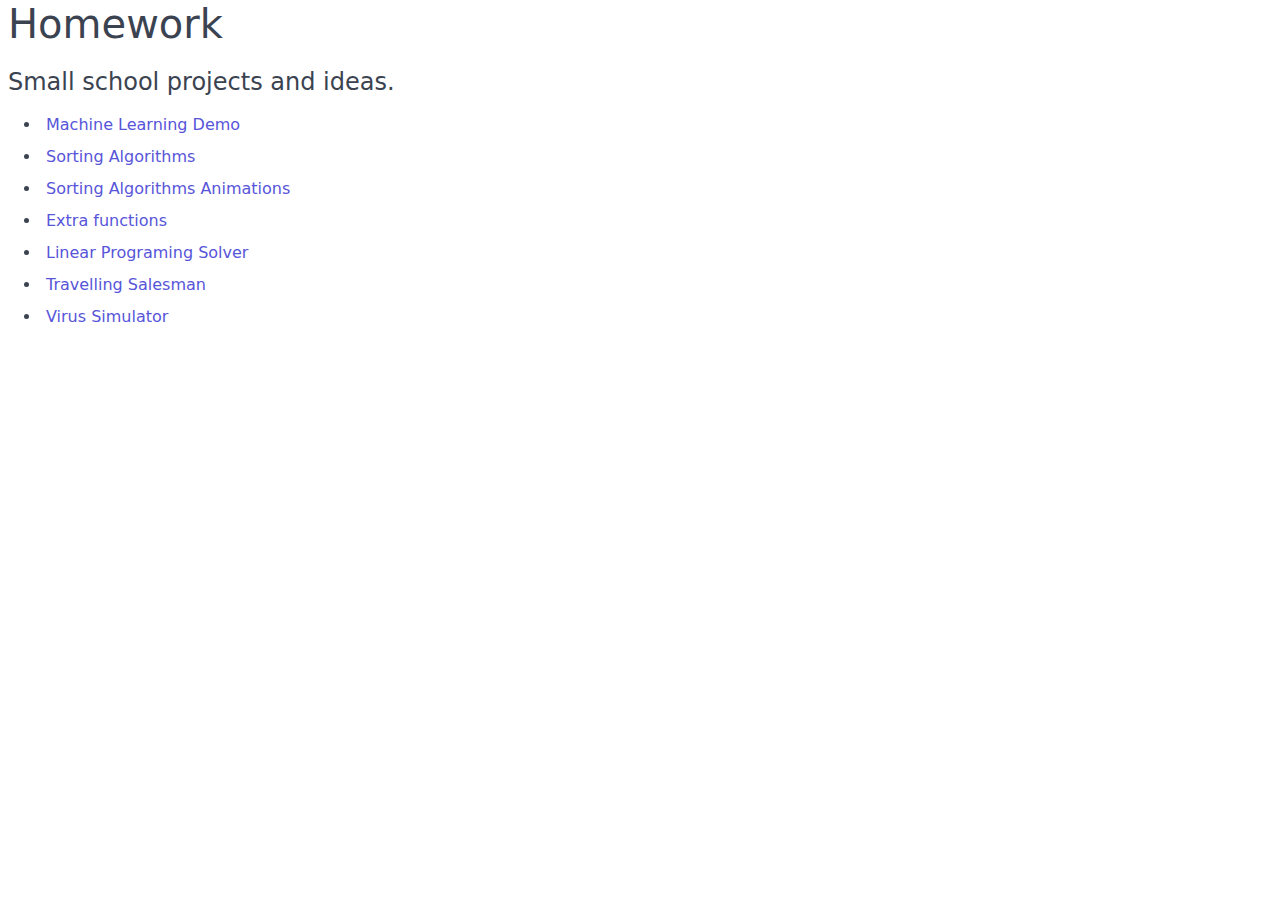
<file: index.html>
<!DOCTYPE html>
<html>
<title>Homework</title>
<link rel="shortcut icon" href="favicon.ico" type="image/x-icon">
<link rel="icon" href="favicon.ico" type="image/x-icon">
<link rel="stylesheet" href="lib/spectre/spectre.min.css">
<head>    
</head>
<body>
    <div class="container">
        <h1>Homework</h1>
        <h4>Small school projects and ideas.</h4>
        
        <ul>
            <li><a href="machine-learning-cars/index.html">Machine Learning Demo</a></li>
            <li><a href="sorting-algorithms/index.html">Sorting Algorithms</a></li>
            <li><a href="sorting-algorithm-animations/index.html">Sorting Algorithms Animations</a></li>
            <li><a href="extra-functions/index.html">Extra functions</a></li>
            <li><a href="linear-programming/index.html">Linear Programing Solver</a></li>
            <li><a href="travelling-salesman/index.html">Travelling Salesman</a></li>
            <li><a href="virus-simulator/index.html">Virus Simulator</a></li>
        </ul>
    </div>
    
</body>
</html>
</file>
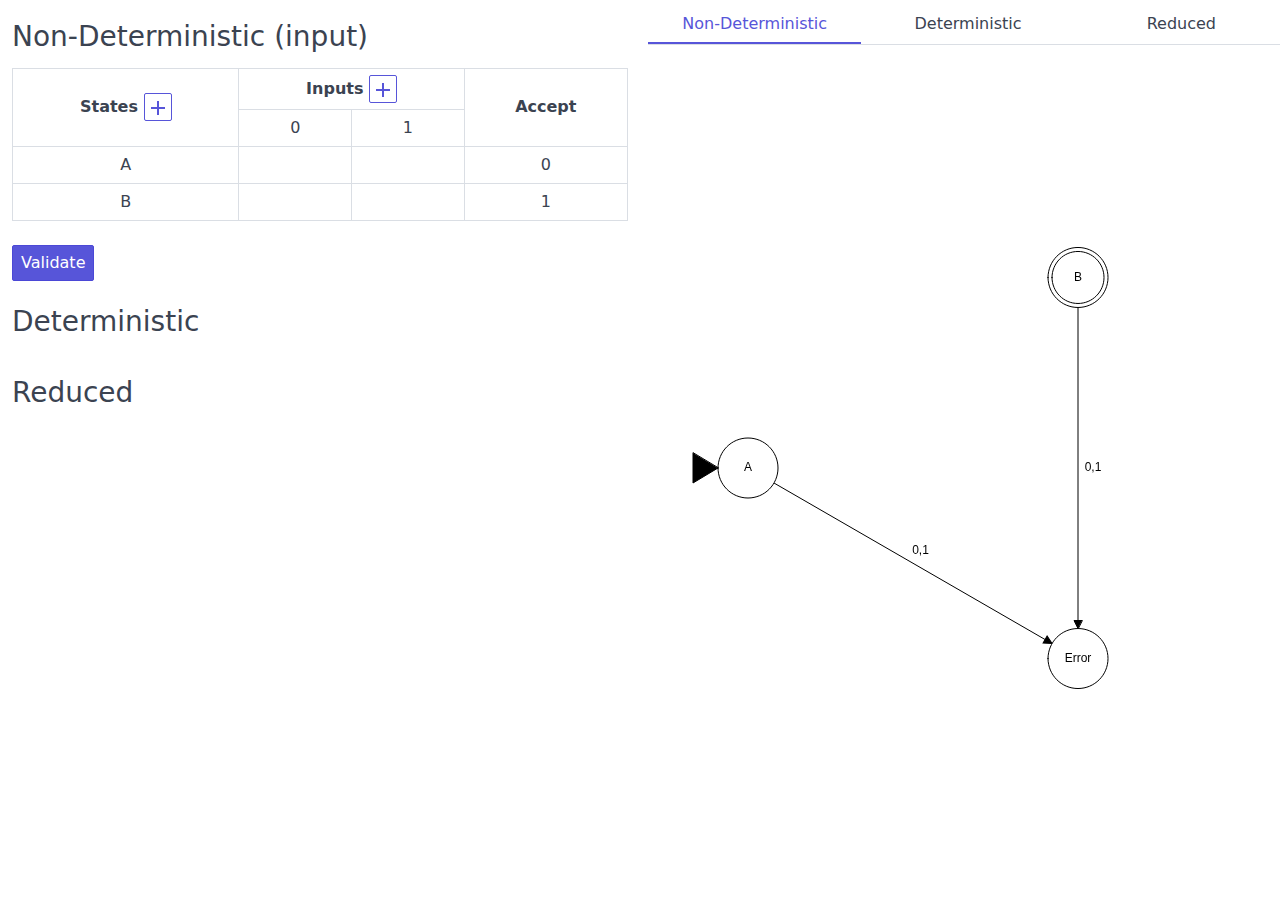
<file: automaton/index.html>
<!DOCTYPE html>
<html lang="en">
<head>
    <meta charset="UTF-8">
    <meta name="viewport" content="width=device-width, initial-scale=1.0">
    <title>Automaton</title>

    <link rel="stylesheet" href="../lib/spectre/spectre.min.css">
    <link rel="stylesheet" href="../lib/spectre/icons.min.css">
    <link rel="stylesheet" href="./style.css">

    <script defer src="../lib/p5js/p5.js"></script>

    <script defer src="./graph/SelfConnection.js"></script>
    <script defer src="./graph/Node.js"></script>
    <script defer src="./graph/Graph.js"></script>
    <script defer src="./graph/sketch.js"></script>

    <script defer src="./script.js"></script>

</head>
<body>
    <div class="columns">
        <div class="column scroller">
            <h3>Non-Deterministic (input)</h3>
            <table class="table table-celled" id="input-table">
                <thead>
                    <tr>
                        <th rowspan="2">
                            States
                            <button type="button" onclick="addState()" class="btn btn-action btn-sm">
                                <i class="icon icon-plus"></i>
                            </button>
                        </th>
                        <th colspan="2">
                            Inputs
                            <button type="button" onclick="addInput()" class="btn btn-action btn-sm">
                                <i class="icon icon-plus"></i>
                            </button>
                        </th>
                        <th rowspan="2">Accept</th>
                    </tr>
                    <tr>
                        <td contenteditable="true">0</td>
                        <td contenteditable="true">1</td>
                    </tr>
                </thead>
                <tbody>
                    <tr>
                        <td contenteditable="true">A</td>
                        <td contenteditable="true"></td>
                        <td contenteditable="true"></td>
                        <td contenteditable="true">0</td>
                    </tr>
                    <tr>
                        <td contenteditable="true">B</td>
                        <td contenteditable="true"></td>
                        <td contenteditable="true"></td>
                        <td contenteditable="true">1</td>
                    </tr>
                </tbody>
            </table>
            <div id="alert-message" class="toast toast-error d-none"></div>
            <div id="info-message" class="toast toast-info d-none"></div>
            <br>
            <button type="button" class="btn btn-primary" onclick="validateInput()">Validate</button>
            <br>
            <br>
            <h3>Deterministic</h3>
            <div id="outTable"></div>
            <br>
            <h3>Reduced</h3>
            <div id="reduceTable"></div>
        </div>
        <div class="column p-0">
            <ul class="tab tab-block">
                <li class="tab-item c-hand">
                    <a id="graph-tab-0" onclick="changeGraph(0)">Non-Deterministic</a>
                </li>
                <li class="tab-item c-hand">
                    <a id="graph-tab-1" onclick="changeGraph(1)">Deterministic</a>
                </li>
                <li class="tab-item c-hand">
                    <a id="graph-tab-2" onclick="changeGraph(2)">Reduced</a>
                </li>
            </ul>
            <div id="p5canvas"></div>
        </div>
    </div>

</body>
</html>
</file>
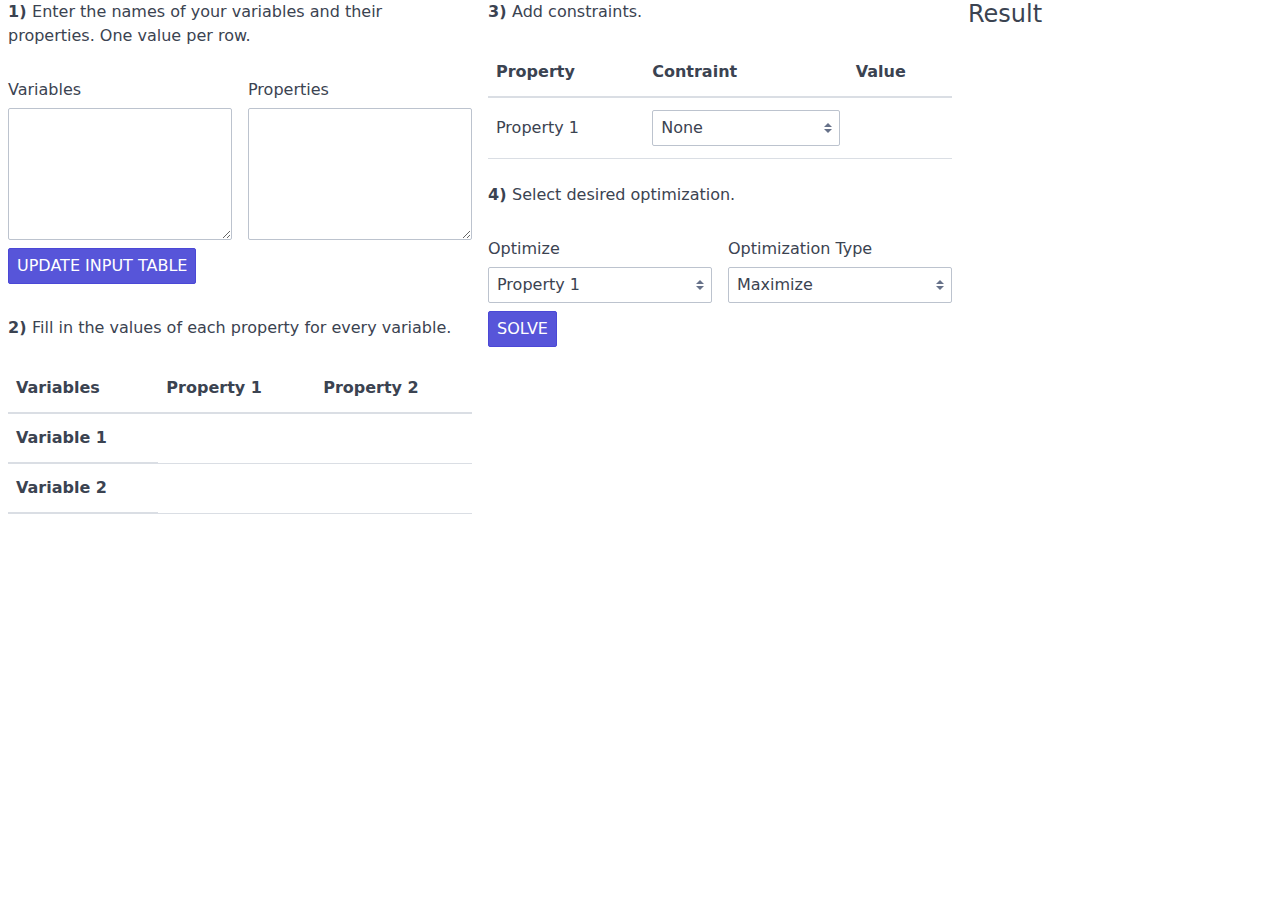
<file: linear-programming/index.html>
<!DOCTYPE html>
<html lang="en">
<head>
    <meta charset="UTF-8">
    <meta name="viewport" content="width=device-width, initial-scale=1.0">
    <meta http-equiv="X-UA-Compatible" content="ie=edge">
    <title>Linear Programming</title>
    
    <link rel="stylesheet" href="../lib/spectre/spectre.min.css">
    
    <script async defer src="../lib/jsLPSolver/solver.js"></script>
    <script defer src="script.js"></script>    
</head>
<body>
    
    <div class="container">
        <div class="columns">
            <div class="column col-9">
                
                <form action="javascript:Solve()">
                    
                    <div class="columns">
                        
                        <div class="column">
                            <p><b>1) </b>Enter the names of your variables and their properties. One value per row.</p>
                            
                            <div class="columns form-group">
                                <div class="column">
                                    
                                    <div class="form-group">
                                        <label for="inVariables" class="form-label">Variables</label>
                                        <textarea id="inVariables" rows="5" class="form-input"></textarea>
                                    </div>
                                    
                                </div>
                                <div class="column">
                                    
                                    <div class="form-group">
                                        <label for="inProperties" class="form-label">Properties</label>
                                        <textarea id="inProperties" rows="5" class="form-input"></textarea>
                                    </div>
                                    
                                </div>
                            </div>
                            
                            <div class="form-group">
                                <button type="button" id="btnInputTable" class="btn btn-primary" onclick="UpdateInputTable()">UPDATE INPUT TABLE</button>                        
                            </div>
                            
                            <br>
                            <p><b>2) </b>Fill in the values of each property for every variable.</p>
                            
                            <div class="form-group">
                                <table id="tblInput" class="table">
                                    <thead>
                                        <tr>
                                            <th>Variables</th>
                                            <th>Property 1</th>
                                            <th>Property 2</th>
                                        </tr>
                                    </thead>
                                    <tbody>
                                        <tr>
                                            <th>Variable 1</th>
                                            <td></td>
                                            <td></td>
                                        </tr>
                                        <tr>
                                            <th>Variable 2</th>
                                            <td></td>
                                            <td></td>
                                        </tr>
                                    </tbody>
                                </table>
                            </div>
                        </div>
                        
                        <div class="column">
                            <p><b>3) </b>Add constraints.</p>
                            
                            <table id="tblConstraints" class="table">
                                <thead>
                                    <tr>
                                        <th>Property</th>
                                        <th>Contraint</th>
                                        <th>Value</th>
                                    </tr>
                                </thead>
                                <tbody>
                                    <tr>
                                        <td>Property 1</td>
                                        <td>
                                            <select class="form-select">
                                                <option value="none">None</option>
                                                <option value="min">Minimum</option>
                                                <option value="max">Maximum</option>
                                                <option value="equal">Equal</option>
                                            </select>
                                        </td>
                                        <td></td>
                                    </tr>
                                </tbody>
                            </table>
                            
                            <br>
                            <p><b>4) </b>Select desired optimization.</p>
                            
                            <div class="columns form-group">
                                <div class="column">
                                    
                                    <div class="form-group">
                                        <label for="inOptimize" class="form-label">Optimize</label>
                                        <select id="inOptimize" class="form-select">
                                            <option >Property 1</option>
                                            <option >Property 2</option>
                                        </select>
                                    </div>
                                    
                                </div>
                                <div class="column">
                                    
                                    <div class="form-group">
                                        <label for="inOpType" class="form-label">Optimization Type</label>
                                        <select id="inOpType" class="form-select">
                                            <option value="max">Maximize</option>
                                            <option value="min">Minimize</option>
                                        </select>
                                    </div>
                                    
                                </div>
                            </div>
                            <div class="form-group">
                                <button type="submit" class="btn btn-primary">SOLVE</button>
                            </div>
                        </div>
                        
                    </div>
                </form>
                
                
            </div>
            <div class="column col-3">
                
                <h4>Result</h4>
                <pre id="output"></pre>

            </div>
        </div>
    </div>
    
</body>
</html>
</file>
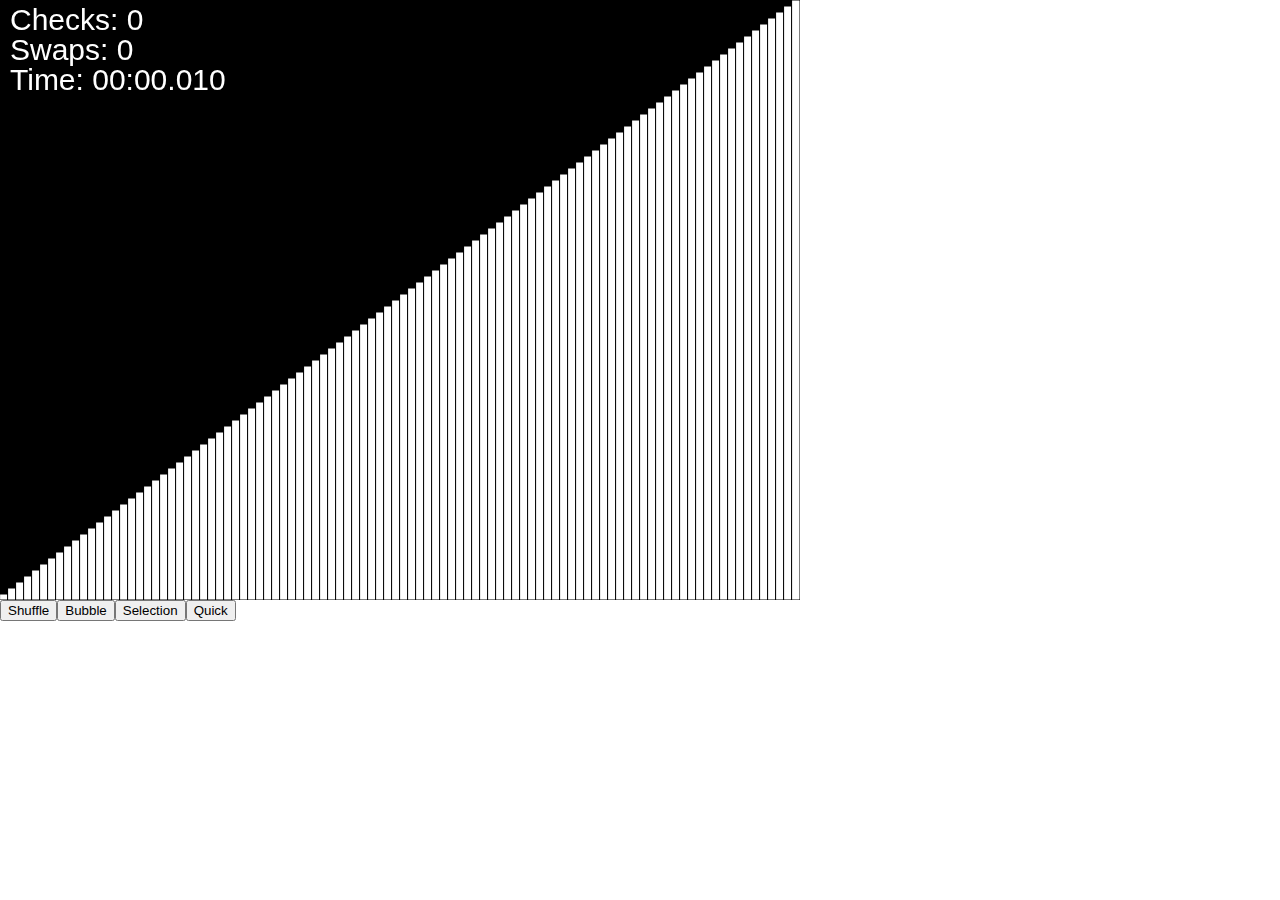
<file: Sorting Algorithms/index.html>
<!DOCTYPE html><html><head>
    <script src="p5.js"></script>
    <script src="p5.dom.min.js"></script>
    <script src="p5.sound.min.js"></script>
    <link rel="stylesheet" type="text/css" href="style.css">
    <meta charset="utf-8">
  
  </head>
  <body>
    <script src="Algorithm.js"></script>
    <script src="Interface.js"></script>
    <script src="Shuffle.js"></script>
    <script src="Bubble.js"></script>
    <script src="Selection.js"></script>
    <script src="Quick.js"></script>
    <script src="sketch.js"></script>
  

</body></html>
</file>
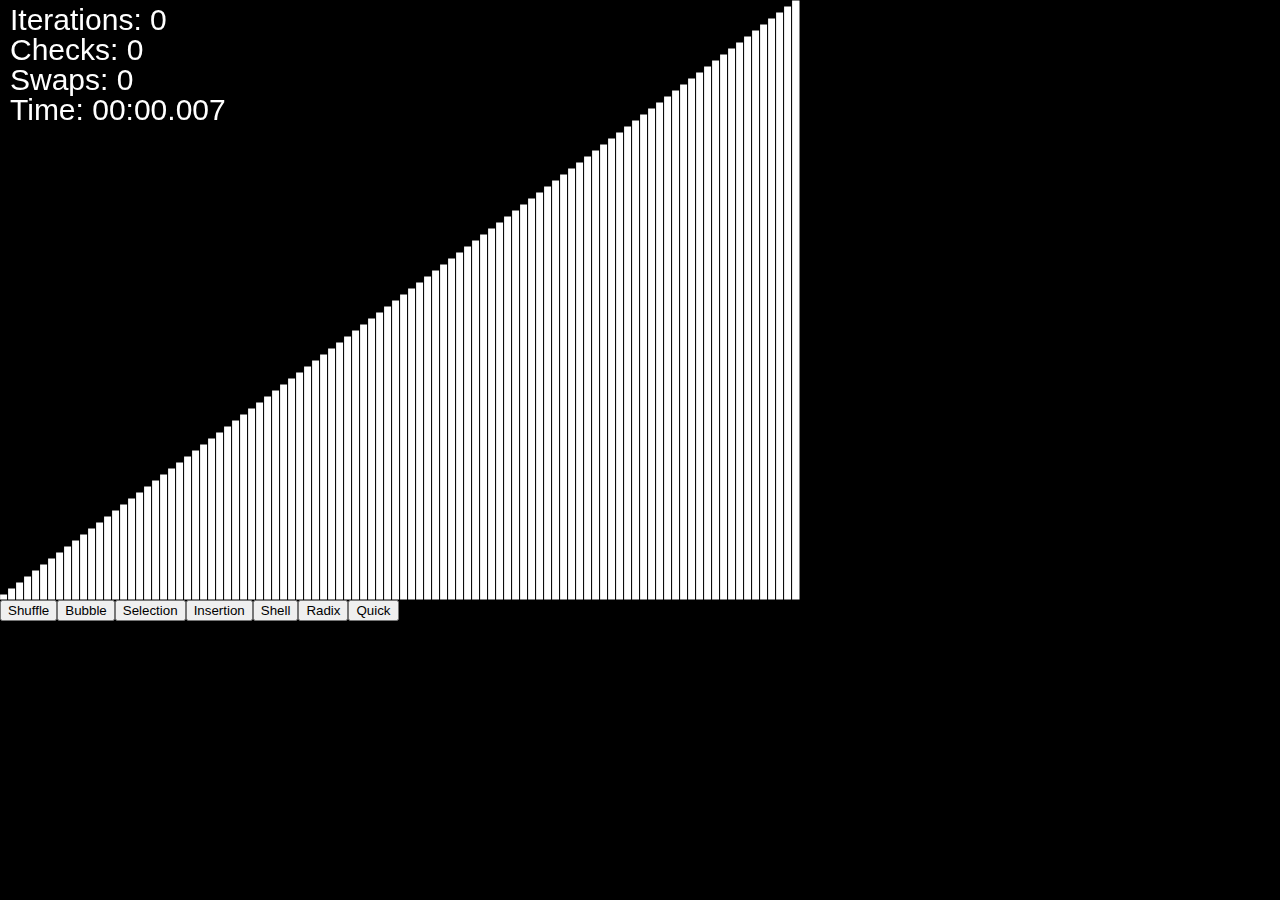
<file: sorting-algorithm-animations/index.html>
<!DOCTYPE html>
<html>
<head>
  <meta charset="utf-8">
  <link rel="stylesheet" type="text/css" href="style.css">
    
  <script defer src="../lib/p5js/p5.js"></script>
  <script defer src="../lib/p5js/p5.dom.min.js"></script>
  <script defer src="../lib/p5js/p5.sound.min.js"></script>

  <script defer src="Algorithm.js"></script>
  <script defer src="Interface.js"></script>
  <script defer src="Shuffle.js"></script>
  <script defer src="Bubble.js"></script>
  <script defer src="Selection.js"></script>
  <script defer src="Quick.js"></script>
  <script defer src="sketch.js"></script>
</head>
<body>
</body>
</html>
</file>
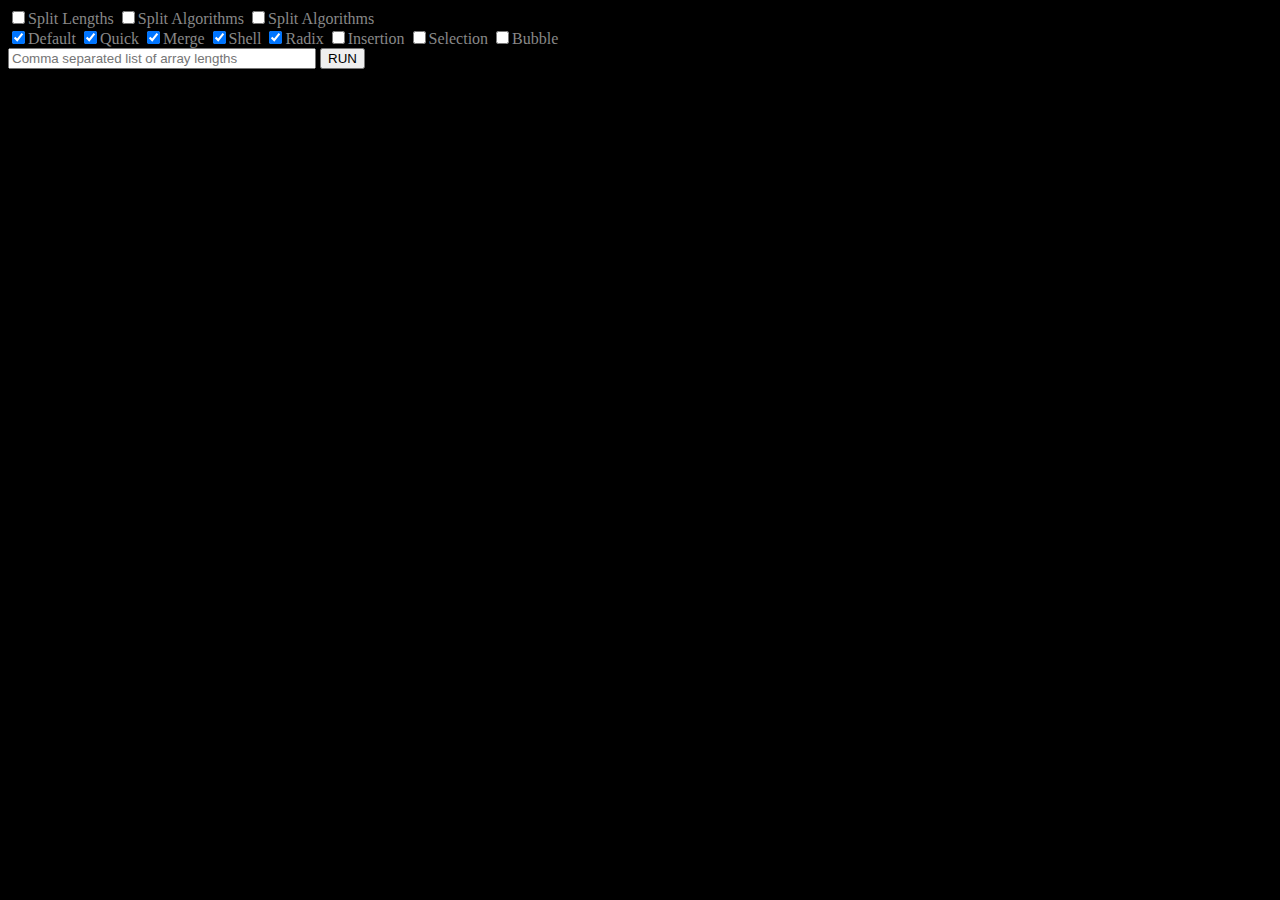
<file: sorting-algorithms/index.html>
<!doctype html>
<html lang="en">
<head>
    <meta charset="utf-8">
    
    <title>Sorting Algorithms</title>
    <meta name="description" content="Sorting Algorithms Comparition">
    <meta name="author" content="Luis Escobar">
    <link rel="shortcut icon" href="../favicon.ico" type="image/x-icon">
    <link rel="icon" href="../favicon.ico" type="image/x-icon">
    
    <link rel="stylesheet" href="../lib/apexcharts/apexcharts.css">
    <link rel="stylesheet" href="style.css">
    
    <script defer src="../lib/apexcharts/apexcharts.min.js"></script>
    <script defer src="script.js"></script>
</head>
<body>
    <form action="javascript:RunTests()">
        <label><input type="checkbox" id="inSplitCounts" />Split Lengths</label>
        <label><input type="checkbox" id="inSplitAlgorithms" />Split Algorithms</label>
        <label><input type="checkbox" id="inSplitAlgorithms" />Split Algorithms</label>
        <br>
        <label><input type="checkbox" class="algorithm" name="Default" checked />Default</label>
        <label><input type="checkbox" class="algorithm" name="Quick" checked />Quick</label>
        <label><input type="checkbox" class="algorithm" name="Merge" checked />Merge</label>
        <label><input type="checkbox" class="algorithm" name="Shell" checked />Shell</label>
        <label><input type="checkbox" class="algorithm" name="Radix" checked />Radix</label>
        <label><input type="checkbox" class="algorithm" name="Insertion" />Insertion</label>
        <label><input type="checkbox" class="algorithm" name="Selection" />Selection</label>
        <label><input type="checkbox" class="algorithm" name="Bubble" />Bubble</label>
        <br>
        <input type="text" id="inCounts" placeholder="Comma separated list of array lengths">
        <button type="submit">RUN</button>
    </form>
    <div class="row">
        <div id="chart0" class="chart"></div>
        <div id="chart2" class="chart"></div>
    </div>
    <div class="row">
        <div id="chart1" class="chart"></div>
        <div id="chart3" class="chart"></div>
    </div>
</body>
</html>
</file>
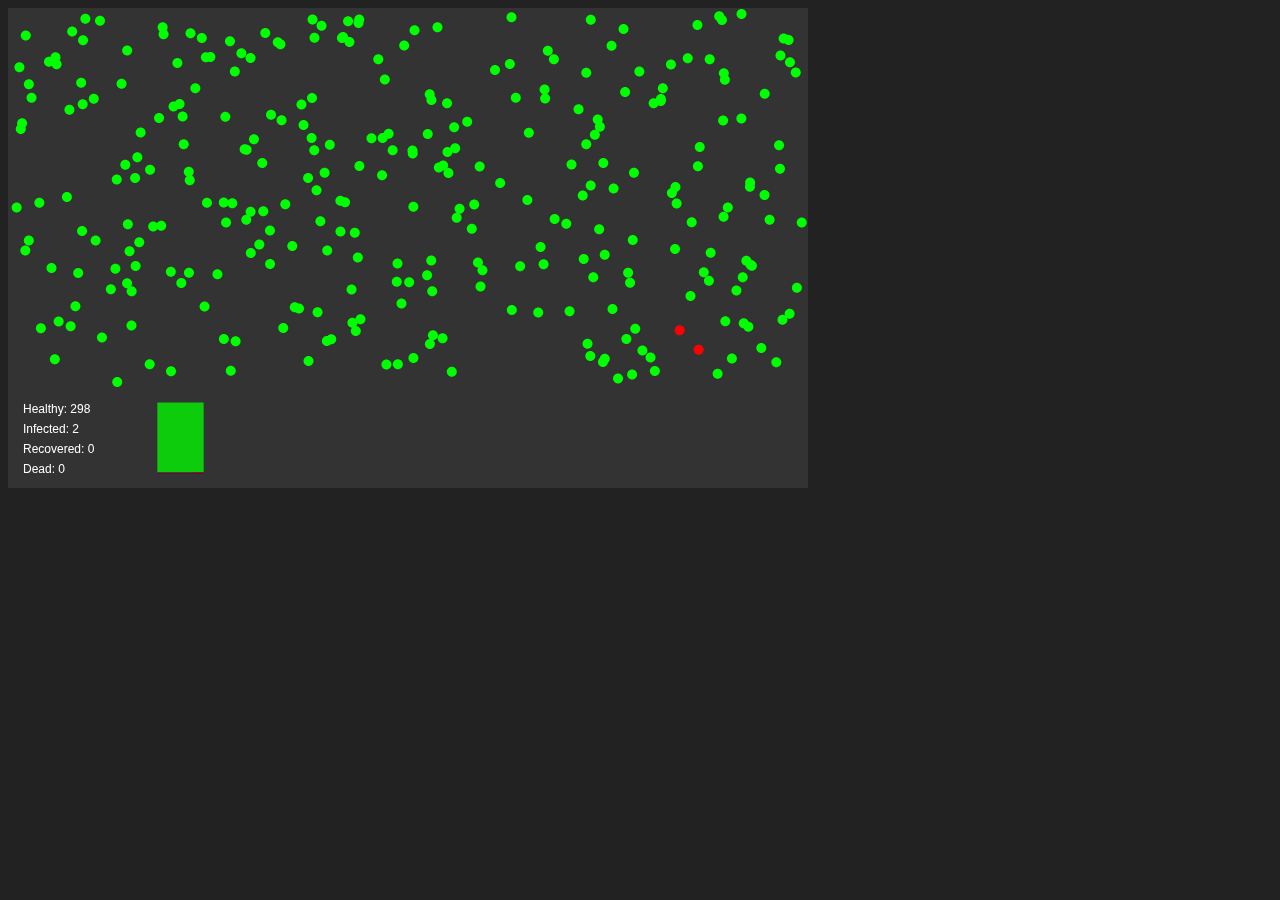
<file: virus-simulator/index.html>
<!DOCTYPE html>
<html lang="en">
<head>
    <meta charset="UTF-8">
    <meta name="viewport" content="width=device-width, initial-scale=1.0">
    <title>Virus Simulator</title>

    <style>
        html {
            background: #222;
        }
    </style>

</head>
<body>
    
    <script src="../lib/p5js/p5.js"></script>
    <script src="../lib/p5js/p5.dom.min.js"></script>
    <script src="../lib/p5js/p5.sound.min.js"></script>

    <script src="person.js"></script>
    <script src="sketch.js"></script>

</body>
</html>
</file>
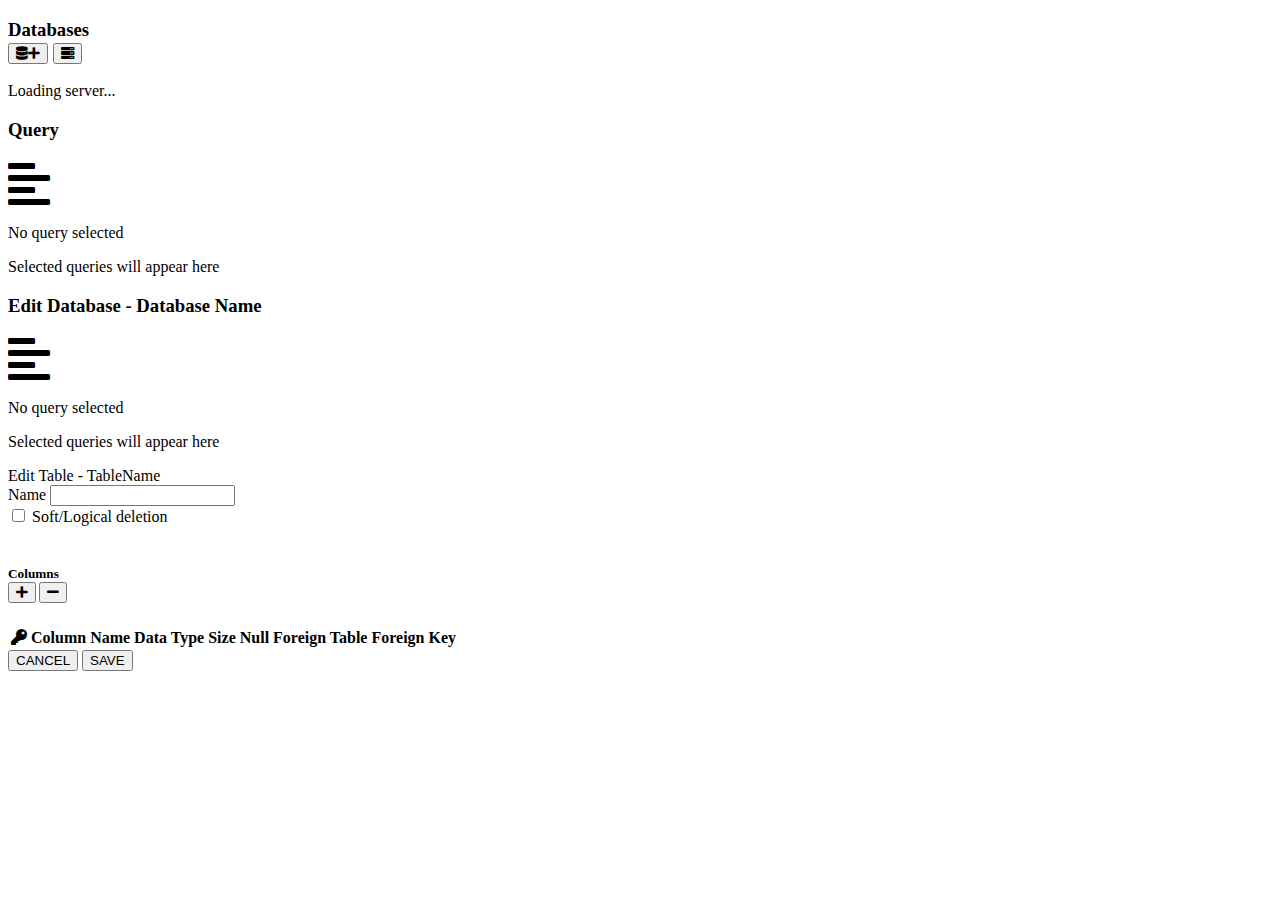
<file: temp.html>
<!DOCTYPE html>
<html>
<head>
    <base target="_top">
    <?!= include('spectre'); ?>
    <?!= include('style'); ?>
    <?!= include('utils'); ?>
    <link rel="stylesheet" href="https://cdnjs.cloudflare.com/ajax/libs/font-awesome/5.10.2/css/all.min.css" />    
</head>
<body>
    
    <div class="container">
        
        <div class="columns">
            <div class="column col-4 col-md-12">
                <div class="panel full-height bg-secondary" id="server-panel">
                    <div class="panel-header"><div class="panel-title">
                        <h3>Databases
                            <div class="btn-group float-right d-none">
                                <button class="btn" title="Add Database" onclick="createDatabase()">
                                    <i class="fas fa-database mr-1"></i><i class="fas fa-plus"></i>
                                </button>
                                <button class="btn btn-action" title="Open Server Spreadsheet" onclick="openServerFile()">
                                    <i class="fas fa-server"></i>
                                </button>
                            </div>
                        </h3>
                    </div>
                </div>
                <div class="panel-body"><div id="db-tree">
                    <span class="loading mr-2"></span>
                    <span class="text-cetner ml-2">Loading server...</span>
                </div></div>
                <div class="panel-footer"></div>
            </div>
        </div>    
        
        <div class="column col-8 col-md-12">
            
            <div class="panel toggable full-height d-none" id="query-panel">
                <div class="panel-header">
                    <a onclick="hidePanel()" class="btn btn-clear float-right" aria-label="Close"></a>
                    <div class="panel-title">
                        <h3>Query</h3>
                    </div>
                </div>
                <div class="panel-body">
                    <div id="out-query">
                        <div class="empty">
                            <div class="empty-icon">
                                <i class="icon fa fa-align-left fa-3x"></i>
                            </div>
                            <p class="empty-title h5">No query selected</p>
                            <p class="empty-subtitle">Selected queries will appear here</p>
                        </div>
                    </div>
                </div>
                <div class="panel-footer"></div>
            </div>
            
            <div class="panel toggable full-height d-none" id="database-panel">
                <div class="panel-header">
                    <a onclick="hidePanel()" class="btn btn-clear float-right" aria-label="Close"></a>
                    <div class="panel-title">
                        <h3>Edit Database - Database Name</h3>
                    </div>
                </div>
                <div class="panel-body">
                    <div id="out-query">
                        <div class="empty">
                            <div class="empty-icon">
                                <i class="icon fa fa-align-left fa-3x"></i>
                            </div>
                            <p class="empty-title h5">No query selected</p>
                            <p class="empty-subtitle">Selected queries will appear here</p>
                        </div>
                    </div>
                </div>
                <div class="panel-footer"></div>
            </div>
            
            <div class="panel toggable full-height d-none" id="edit-panel">
                <div class="panel-header">
                    <a onclick="hidePanel()" class="btn btn-clear float-right" aria-label="Close"></a>
                    <div class="panel-title h3">Edit Table - TableName</div>
                </div>
                <div class="panel-body">
                    
                    <div class="form-group">
                        <label for="inTableName" class="form-label">Name</label>
                        <input id="inTableName" type="text" class="form-input" >
                    </div>
                    
                    <div class="form-group">
                        <label class="form-switch">
                            <input id="inTableLogical" type="checkbox" onchange="showLogicalColumns()">
                            <i class="form-icon"></i> Soft/Logical deletion
                        </label>
                    </div>
                    
                    <br>
                    
                    <h5>Columns
                        <div class="btn-group float-right">
                            <button class="btn btn-action btn-sm" onclick="addEditRow()" title="Add Column"><i class="icon fa fa-plus"></i></button>
                            <button class="btn btn-action btn-sm" onclick="removeEditRow()" title="Remove Column"><i class="icon fa fa-minus"></i></button>
                        </div>
                    </h5>
                    <table class="table">
                        <thead>
                            <tr>
                                <th class="text-center" title="Primary Key"><i class="fa fa-key"></i></th>
                                <th class="col-3">Column Name</th>
                                <th class="col-2">Data Type</th>
                                <th class="col-1 text-center">Size</th>
                                <th class="text-center" title="Allow Nulls">Null</th>
                                <th class="col-3">Foreign Table</th>
                                <th class="col-3">Foreign Key</th>
                            </tr>
                        </thead>
                        <tbody id="table-editor"></tbody>
                        <tfoot id="table-logical-columns"></tfoot>
                    </table>
                </div>
                <div class="panel-footer">
                    <button class="btn btn-link" onclick="hidePanel()">CANCEL</button>
                    <button class="btn btn-primary" onclick="updateTable()">SAVE</button>
                </div>
            </div>
            
        </div>
        
    </div>
    
    
    
</div>

<script>    
    var server, support = [];
    
    (() => {
        google.script.run
        .withSuccessHandler(load)
        .withFailureHandler(console.error)
        .getServer();
    })();
    
    async function load(json) {
        if (json == '') {
            document.querySelector('#db-tree').innerHTML = 
            `<div class="empty">
                <div class="empty-icon">
                    <i class="fa fa-server fa-3x"></i>
                </div>
                <p class="empty-title h5">Create your server to get started</p>
                <p class="empty-subtitle">Your server spreadsheet will be placed in your GDrive's root and named "MSSQL Tools Server"</p>
                <div class="empty-action">
                    <button class="btn btn-primary btn-lg" onclick="createServerFile()">CREATE SERVER</button>
                </div>
            </div>`;
            return;
        }        
        server = JSON.parse(json);
        document.querySelector('#server-panel .panel-title .btn-group').classList.remove('d-none');
        
        if (server.databases.length == 0) {
            document.querySelector('#db-tree').innerHTML = 
            `<div class="empty">
                <div class="empty-icon">
                    <i class="fa fa-database fa-3x"></i>
                </div>
                <p class="empty-title h5">There are no databases</p>
                <p class="empty-subtitle">To create a database click the <span class="chip" title="Add Database"><i class="fas fa-database mr-1"></i><i class="fas fa-plus"></i></span> button</p>
            </div>`;
            return;
        }     
        
        google.script.run
        .withSuccessHandler(loadSupport)
        .withFailureHandler(console.error)
        .getSupport();
        
        loadDbTree();
    }
    
    async function loadSupport(json) {
        support = JSON.parse(json);
    }
    
    async function openServerFile() {
        window.open(server.url, '_blank');
    }
    
    async function createServerFile() {
        document.querySelector('#db-tree .btn-primary').classList.add('loading');
        google.script.run
        .withSuccessHandler(load)
        .withFailureHandler(console.error)
        .createServerFile();
    }
    
    async function loadDbTree() {
        databases = server.databases.sort((a,b) => a.name > b.name ? 1 : -1);
        let html = '',dCounter = 0, tCounter = 0, cCounter = 0;;
        for (let db of databases) {                
            let tables = ''
            db.tables = db.tables.sort((a,b) => a.name > b.name ? 1 : -1);
            for (let table of db.tables) {
                let columns = '<ul>';
                    for (let column of table.columns) {                            
                        let icon = column.identity ? 'key primary' : 'columns';
                        let size = column.size ? `(${column.size})` : '';
                        let nul = column.nullable ? 'null' : 'not null';
                        let foreign = '';
                        if (column.foreignKey) {
                            icon = 'key';
                            foreign = `<span class="text-gray"> (${column.foreignTable}.${column.foreignKey})</span>`;
                        }
                        
                        columns += `<li><i class="fa fa-${icon} mr-1"></i>${column.name} <small>(${column.dataType}${size}, ${nul})${foreign}</small></li>`;
                    }
                    columns += '</ul>';
                    
                    tables += 
                    `<div class="accordion">
                        <input type="checkbox" id="accordion-table-${tCounter}" name="accordion-checkbox" hidden>
                        <label class="accordion-header hoverable" for="accordion-table-${tCounter++}">
                            <i class="icon fa fa-chevron-right mr-1"></i>
                            <i class="fa fa-table mr-1"></i>${table.name}
                            <button class="btn btn-sm btn-action btn-link options-button" title="Edit Table ${table.name}" onclick="editTable('${db.name}','${table.name}')">
                                <i class="fa fa-edit"></i>
                            </button>
                        </label>
                        <div class="accordion-body">
                            ${columns}
                        </div>
                    </div>`;
                }
                
                html = 
                `<div class="accordion">
                    <input type="checkbox" id="accordion-db-${dCounter}" name="accordion-checkbox" hidden>
                    <label class="accordion-header hoverable" for="accordion-db-${dCounter++}">
                        <i class="icon fa fa-chevron-right mr-1"></i>
                        <i class="fa fa-database mr-1"></i>${db.name}
                        <div class="dropdown dropdown-right options-button">
                            <button class="btn btn-sm btn-action btn-link dropdown-toggle" tabindex="0">
                                <i class="fa fa-ellipsis-v"></i>
                            </button>                                
                            <ul class="menu">
                                <li class="menu-item"><button onclick="editDatabase('${db.name}')">Edit Database</button></li>
                                <li class="menu-item"><button onclick="createTables('${db.name}')">Tables Query</button></li>
                                <li class="menu-item"><button>Procedures Query</button></li>
                            </ul>
                        </div>
                    </label>
                    <div class="accordion-body">
                        ${tables}
                    </div>
                </div>`;
            }
            
            document.querySelector('#db-tree').innerHTML = html;
        }
        
        async function createTable(dbName) {      
            let db = server.databases.find(d => d.name == dbName);
            let table = { columns:[null,null,null,null] };
            showEditPanel(db, table);
        }
        
        async function editTable(dbName, tableName) {      
            let db = server.databases.find(d => d.name == dbName);
            let table = db.tables.find(t => t.name == tableName);
            showEditPanel(db, table);
        }
        
        async function showEditPanel(db, table) {
            support.editDb = db;
            support.editRowCount = 0;
            let rows = '';
            for (let column of table.columns) { rows += await getTableEditRow(column); }            
            document.querySelector('#table-editor').innerHTML = rows;
            document.querySelector('#edit-panel .panel-title').innerHTML = table.name ? 'Edit Table: ' + table.name : 'Add Table';
            document.querySelector('#edit-panel').classList.remove('d-none');
        }

        async function updateTable() {
            console.log(1);
            console.log(databases, support);
        }
        
        async function getTableEditRow(column, disabled = false) {
            if (!column) { column = {identity:false, name:'', size: '', foreignTable:'', foreignKey:''}; }            
            let rowId = support.editRowCount++;
            let checkId = column.identity ? 'checked' : ''; 
            let checkNull = column.nullable ? 'checked' : '';
            let dis = disabled ? 'disabled' : '';
            let size = column.size ? column.size : '';
            
            let dataTypeGroups = [...new Set(support.dataTypes.map(dt => dt.group))];
            let dataTypeOptions = '';
            
            for (let group of dataTypeGroups) {
                let filtered = support.dataTypes.filter(dt => dt.group == group);
                dataTypeOptions += `<optgroup label="${group}">`;
                    for (let dataType of filtered) {
                        let sel = dataType.name == column.dataType ? 'selected' : '';
                        dataTypeOptions += `<option ${sel}>${dataType.name}</option>`;
                    }
                    dataTypeGroups += `</optgroup>`;
                }
                
                let tableOptions = support.editDb.tables.map(t => {
                    let sel = t.name == column.foreignTable ? 'selected' : '';
                    return `<option ${sel}>${t.name}</option>`;
                }).join('');
                
                let keyOptions = '';
                if (column.foreignKey) {
                    let table = support.editDb.tables.find(t => t.name == column.foreignTable);
                    if (table) {
                        keyOptions = table.columns.map(c => {
                            let sel = c.name == column.foreignKey ? 'selected' : '';
                            return `<option ${sel}>${c.name}</option>`;
                        }).join('');
                    }
                }
                
                return `<tr data-id="${rowId}">
                    <td>
                        <label class="form-radio centered">
                            <input type="radio" name="identity" ${checkId} class="inIdentity" ${dis}>
                            <i class="form-icon"></i>
                        </label>
                    </td>
                    <td>
                        <input type="text" class="form-input inName" value="${column.name}"  ${dis}/>
                    </td>
                    <td>
                        <select class="form-select inDataType" value="${column.dataType}" ${dis}>
                            <option></option>${dataTypeOptions}
                        </select>
                    </td>
                    <td>
                        <input type="text" class="form-input text-center inSize" value="${column.size}" ${dis} />
                    </td>
                    <td>
                        <label class="form-checkbox centered">
                            <input type="checkbox" ${checkNull} class="inNullable" ${dis}>
                            <i class="form-icon"></i>
                        </label>
                    </td>
                    <td>
                        <select class="form-select inForeignTable" value="${column.foreignTable}" onchange="filterForeignKeyOptions(${rowId})" ${dis}>
                            <option></option>${tableOptions}
                        </select>
                    </td>
                    <td>
                        <select class="form-select inForeignKey" value="${column.foreignKey}" ${dis}>
                            <option></option>${keyOptions}
                        </select>
                    </td>
                </tr>`;
            }
            
            async function showLogicalColumns() {
                let logical = document.querySelector('#inTableLogical').checked;
                let html = '';
                if (logical) {
                    support.editDb = {tables: [{name: 'Users', columns:[{name:'Id'}]}]};
                    html += await getTableEditRow({identity:false, name:'Active', dataType:'bit', size: '', nullable: false, foreignTable: '', foreignKey: ''}, true);
                    html += await getTableEditRow({identity:false, name:'Created', dataType:'datetime', size: '', nullable: false, foreignTable: '', foreignKey: ''}, true);
                    html += await getTableEditRow({identity:false, name:'Creator', dataType:'int', size: '', nullable: false, foreignTable: 'Users', foreignKey: 'Id'}, true);
                    html += await getTableEditRow({identity:false, name:'Updated', dataType:'datetime', size: '', nullable: false, foreignTable: '', foreignKey: ''}, true);
                    html += await getTableEditRow({identity:false, name:'Updator', dataType:'int', size: '', nullable: false, foreignTable: 'Users', foreignKey: 'Id'}, true);
                }
                document.querySelector('#table-logical-columns').innerHTML = html;
            }
            
            async function addEditRow() {
                document.getElementById('table-editor').insertAdjacentHTML('beforeend', await getTableEditRow());
            }
            
            async function removeEditRow() {
                let logical = document.querySelector('#inTableLogical').checked;                
                let table = document.getElementById('table-editor').parentElement;
                let count = table.rows.length;
                let min = 2, pos = count - 1;
                if (logical) { min = 7; pos = count - 6; }
                if (count > min) { table.deleteRow(pos); }
            }
            
            async function filterForeignKeyOptions(id) {
                let foreignTableName = document.querySelector(`#table-editor tr[data-id="${id}"] .inForeignTable`).value;
                let options = '<option></option>';;
                if (foreignTableName) {                    
                    let foreignTable = support.editDb.tables.find(t => t.name == foreignTableName);                
                    
                    
                    for (let column of foreignTable.columns) {
                        options += `<option>${column.name}</option>`;
                    }
                }
                document.querySelector(`#table-editor tr[data-id="${id}"] .inForeignKey`).innerHTML = options;
            }
            
            async function hideModal() {
                document.querySelector('.modal.active').classList.remove('active');
            }
            
            async function hidePanel() {
                document.querySelector('.panel.toggable:not(.d-none)').classList.add('d-none');
            }
            
            async function createTables(dbName) {                
                let db = server.databases.find(d => d.name == dbName);
                
                let references = [];
                for (let table of db.tables) {
                    for (let column of table.columns) {
                        if (column.foreignTable) {
                            let reference = `${table.name}/${column.foreignTable}`;
                            if (!references.includes(reference)) { references.push(reference); }
                        }
                    }
                }
                references = references.map(reference => {
                    let parts = reference.split('/');
                    return { source: parts[0], target: parts[1] }
                });
                
                // Check for circular references
                for (let i = 0; i < references.length; i++) {
                    for (let j = 0; j < references.length; j++) {
                        if (j != i) {
                            if (references[j].source == references[i].target && references[j].target == references[i].source) {
                                alert(`Error: Circular reference (${references[i].source}, ${references[i].target}).`);
                                return;
                            }
                        }
                    }
                }
                
                // Add tables without references
                let sorted = [];
                for (let table of db.tables) {
                    let found = references.find(r => r.source == table.name);
                    if (!found) { sorted.push(table); }
                }
                
                // Order tables by reference
                let loopSafe = 10000000;
                while (sorted.length < db.tables.length) {                    
                    for (table of db.tables) {
                        if (sorted.find(t => t.name == table.name)) { continue; }
                        let refs = references.filter(r => r.source == table.name);
                        let ready = true;
                        for (let r of refs) {
                            if (!sorted.find(t => t.name == r.target)) { ready = false; break; }
                        }
                        if (ready) { sorted.push(table); }
                    }
                    if (--loopSafe < 0) { alert('Error: Unable to parse database.'); return; }
                }
                
                let query = '<pre>';
                    
                    for (let table of sorted) {
                        let columns = '';
                        for (let column of table.columns) {
                            let type = column.dataType.toUpperCase();
                            let size = column.size ? `(${column.size.toString().toUpperCase()})` : '';
                            let nul = column.nullable ? 'NULL' : 'NOT NULL';
                            if (column.identity) {
                                nul = 'PRIMARY KEY IDENTITY (1, 1)';
                            }
                            columns += `    ${safe(column.name)} ${type}${size} ${nul},\n`;
                            
                            if (column.foreignKey) {
                                columns += `    FOREIGN KEY (${safe(column.name)}) REFERENCES ${safe(db.name)}.${safe(column.foreignTable)} (${safe(column.foreignKey)}),\n`;
                            }
                        }
                        columns = columns.slice(0, -2);
                        
                        query += `CREATE TABLE ${safe(db.name)}.${safe(table.name)} (\n${columns}\n);\n\n`;
                    }
                    document.querySelector('#out-query').innerHTML = query + '</pre>';
                    document.querySelector('#query-panel').classList.remove('d-none');
                }
                
            </script>
            
        </body>
        </html>
</file>
<file: automaton/style.css>
.table-celled th,
.table-celled td {
    border: .05rem solid #dadee4;
    text-align: center;
    padding: 0.3rem 0.4rem;
}

.scroller {
    overflow-y: auto;
    max-height: 100vh;
    padding: 1rem;
}
</file>
<file: Sorting Algorithms/style.css>
html, body {
  margin: 0;
  padding: 0;
}
canvas {
  display: block;
}
</file>
<file: sorting-algorithm-animations/style.css>
html, body {
  background: black;
  margin: 0;
  padding: 0;
}
canvas {
  display: block;
}
</file>
<file: lib/apexcharts/apexcharts.css>
.apexcharts-canvas {
  position: relative;
  user-select: none;
  /* cannot give overflow: hidden as it will crop tooltips which overflow outside chart area */
}

/* scrollbar is not visible by default for legend, hence forcing the visibility */
.apexcharts-canvas ::-webkit-scrollbar {
  -webkit-appearance: none;
  width: 6px;
}
.apexcharts-canvas ::-webkit-scrollbar-thumb {
  border-radius: 4px;
  background-color: rgba(0,0,0,.5);
  box-shadow: 0 0 1px rgba(255,255,255,.5);
  -webkit-box-shadow: 0 0 1px rgba(255,255,255,.5);
}
.apexcharts-canvas.dark {
  background: #343F57;
}

.apexcharts-inner {
  position: relative;
}

.legend-mouseover-inactive {
  transition: 0.15s ease all;
  opacity: 0.20;
}

.apexcharts-series-collapsed {
  opacity: 0;
}

.apexcharts-gridline, .apexcharts-text {
  pointer-events: none;
}

.apexcharts-tooltip {
  border-radius: 5px;
  box-shadow: 2px 2px 6px -4px #999;
  cursor: default;
  font-size: 14px;
  left: 62px;
  opacity: 0;
  pointer-events: none;
  position: absolute;
  top: 20px;
  overflow: hidden;
  white-space: nowrap;
  z-index: 12;
  transition: 0.15s ease all;
}
.apexcharts-tooltip.light {
  border: 1px solid #e3e3e3;
  background: rgba(255, 255, 255, 0.96);
}
.apexcharts-tooltip.dark {
  color: #fff;
  background: rgba(30,30,30, 0.8);
}
.apexcharts-tooltip * {
  font-family: inherit;
}

.apexcharts-tooltip .apexcharts-marker,
.apexcharts-area-series .apexcharts-area,
.apexcharts-line {
  pointer-events: none;
}

.apexcharts-tooltip.active {
  opacity: 1;
  transition: 0.15s ease all;
}

.apexcharts-tooltip-title {
  padding: 6px;
  font-size: 15px;
  margin-bottom: 4px;
}
.apexcharts-tooltip.light .apexcharts-tooltip-title {
  background: #ECEFF1;
  border-bottom: 1px solid #ddd;
}
.apexcharts-tooltip.dark .apexcharts-tooltip-title {
  background: rgba(0, 0, 0, 0.7);
  border-bottom: 1px solid #333;
}

.apexcharts-tooltip-text-value,
.apexcharts-tooltip-text-z-value {
  display: inline-block;
  font-weight: 600;
  margin-left: 5px;
}

.apexcharts-tooltip-text-z-label:empty,
.apexcharts-tooltip-text-z-value:empty {
  display: none;
}

.apexcharts-tooltip-text-value, 
.apexcharts-tooltip-text-z-value {
  font-weight: 600;
}

.apexcharts-tooltip-marker {
  width: 12px;
  height: 12px;
  position: relative;
  top: 0px;
  margin-right: 10px;
  border-radius: 50%;
}

.apexcharts-tooltip-series-group {
  padding: 0 10px;
  display: none;
  text-align: left;
  justify-content: left;
  align-items: center;
}

.apexcharts-tooltip-series-group.active .apexcharts-tooltip-marker {
  opacity: 1;
}
.apexcharts-tooltip-series-group.active, .apexcharts-tooltip-series-group:last-child {
  padding-bottom: 4px;
}
.apexcharts-tooltip-series-group-hidden {
  opacity: 0;
  height: 0;
  line-height: 0;
  padding: 0 !important;
}
.apexcharts-tooltip-y-group {
  padding: 6px 0 5px;
}
.apexcharts-tooltip-candlestick {
  padding: 4px 8px;
}
.apexcharts-tooltip-candlestick > div {
  margin: 4px 0;
}
.apexcharts-tooltip-candlestick span.value {
  font-weight: bold;
}

.apexcharts-tooltip-rangebar {
  padding: 5px 8px;
}

.apexcharts-tooltip-rangebar .category {
  font-weight: 600;
  color: #777;
}

.apexcharts-tooltip-rangebar .series-name {
  font-weight: bold;
  display: block;
  margin-bottom: 5px;
}

.apexcharts-xaxistooltip {
  opacity: 0;
  padding: 9px 10px;
  pointer-events: none;
  color: #373d3f;
  font-size: 13px;
  text-align: center;
  border-radius: 2px;
  position: absolute;
  z-index: 10;
	background: #ECEFF1;
  border: 1px solid #90A4AE;
  transition: 0.15s ease all;
}

.apexcharts-xaxistooltip.dark {
  background: rgba(0, 0, 0, 0.7);
  border: 1px solid rgba(0, 0, 0, 0.5);
  color: #fff;
}

.apexcharts-xaxistooltip:after, .apexcharts-xaxistooltip:before {
	left: 50%;
	border: solid transparent;
	content: " ";
	height: 0;
	width: 0;
	position: absolute;
	pointer-events: none;
}

.apexcharts-xaxistooltip:after {
	border-color: rgba(236, 239, 241, 0);
	border-width: 6px;
	margin-left: -6px;
}
.apexcharts-xaxistooltip:before {
	border-color: rgba(144, 164, 174, 0);
	border-width: 7px;
	margin-left: -7px;
}

.apexcharts-xaxistooltip-bottom:after, .apexcharts-xaxistooltip-bottom:before {
  bottom: 100%;
}

.apexcharts-xaxistooltip-top:after, .apexcharts-xaxistooltip-top:before {
  top: 100%;
}

.apexcharts-xaxistooltip-bottom:after {
  border-bottom-color: #ECEFF1;
}
.apexcharts-xaxistooltip-bottom:before {
  border-bottom-color: #90A4AE;
}

.apexcharts-xaxistooltip-bottom.dark:after {
  border-bottom-color: rgba(0, 0, 0, 0.5);
}
.apexcharts-xaxistooltip-bottom.dark:before {
  border-bottom-color: rgba(0, 0, 0, 0.5);
}

.apexcharts-xaxistooltip-top:after {
  border-top-color:#ECEFF1
}
.apexcharts-xaxistooltip-top:before {
  border-top-color: #90A4AE;
}
.apexcharts-xaxistooltip-top.dark:after {
  border-top-color:rgba(0, 0, 0, 0.5);
}
.apexcharts-xaxistooltip-top.dark:before {
  border-top-color: rgba(0, 0, 0, 0.5);
}


.apexcharts-xaxistooltip.active {
  opacity: 1;
  transition: 0.15s ease all;
}

.apexcharts-yaxistooltip {
  opacity: 0;
  padding: 4px 10px;
  pointer-events: none;
  color: #373d3f;
  font-size: 13px;
  text-align: center;
  border-radius: 2px;
  position: absolute;
  z-index: 10;
	background: #ECEFF1;
  border: 1px solid #90A4AE;
}

.apexcharts-yaxistooltip.dark {
  background: rgba(0, 0, 0, 0.7);
  border: 1px solid rgba(0, 0, 0, 0.5);
  color: #fff;
}

.apexcharts-yaxistooltip:after, .apexcharts-yaxistooltip:before {
	top: 50%;
	border: solid transparent;
	content: " ";
	height: 0;
	width: 0;
	position: absolute;
	pointer-events: none;
}
.apexcharts-yaxistooltip:after {
	border-color: rgba(236, 239, 241, 0);
	border-width: 6px;
	margin-top: -6px;
}
.apexcharts-yaxistooltip:before {
	border-color: rgba(144, 164, 174, 0);
	border-width: 7px;
	margin-top: -7px;
}

.apexcharts-yaxistooltip-left:after, .apexcharts-yaxistooltip-left:before {
  left: 100%;
}

.apexcharts-yaxistooltip-right:after, .apexcharts-yaxistooltip-right:before {
  right: 100%;
}

.apexcharts-yaxistooltip-left:after {
  border-left-color: #ECEFF1;
}
.apexcharts-yaxistooltip-left:before {
  border-left-color: #90A4AE;
}
.apexcharts-yaxistooltip-left.dark:after {
  border-left-color: rgba(0, 0, 0, 0.5);
}
.apexcharts-yaxistooltip-left.dark:before {
  border-left-color: rgba(0, 0, 0, 0.5);
}

.apexcharts-yaxistooltip-right:after {
  border-right-color: #ECEFF1;
}
.apexcharts-yaxistooltip-right:before {
  border-right-color: #90A4AE;
}
.apexcharts-yaxistooltip-right.dark:after {
  border-right-color: rgba(0, 0, 0, 0.5);
}
.apexcharts-yaxistooltip-right.dark:before {
  border-right-color: rgba(0, 0, 0, 0.5);
}

.apexcharts-yaxistooltip.active {
  opacity: 1;
}

.apexcharts-xcrosshairs, .apexcharts-ycrosshairs {
  pointer-events: none;
  opacity: 0;
  transition: 0.15s ease all;
}

.apexcharts-xcrosshairs.active, .apexcharts-ycrosshairs.active {
  opacity: 1;
  transition: 0.15s ease all;
}

.apexcharts-ycrosshairs-hidden {
  opacity: 0;
}

.apexcharts-zoom-rect {
  pointer-events: none;
}
.apexcharts-selection-rect {
  cursor: move;
}

.svg_select_points, .svg_select_points_rot {
  opacity: 0;
  visibility: hidden;
}
.svg_select_points_l, .svg_select_points_r {
  cursor: ew-resize;
  opacity: 1;
  visibility: visible;
  fill: #888;
}
.apexcharts-canvas.zoomable .hovering-zoom {
  cursor: crosshair
}
.apexcharts-canvas.zoomable .hovering-pan {
  cursor: move
}

.apexcharts-xaxis,
.apexcharts-yaxis {
  pointer-events: none;
}

.apexcharts-zoom-icon, 
.apexcharts-zoom-in-icon,
.apexcharts-zoom-out-icon,
.apexcharts-reset-zoom-icon, 
.apexcharts-pan-icon, 
.apexcharts-selection-icon,
.apexcharts-menu-icon, 
.apexcharts-toolbar-custom-icon {
  cursor: pointer;
  width: 20px;
  height: 20px;
  line-height: 24px;
  color: #6E8192;
  text-align: center;
}


.apexcharts-zoom-icon svg, 
.apexcharts-zoom-in-icon svg,
.apexcharts-zoom-out-icon svg,
.apexcharts-reset-zoom-icon svg,
.apexcharts-menu-icon svg {
  fill: #6E8192;
}
.apexcharts-selection-icon svg {
  fill: #444;
  transform: scale(0.76)
}

.dark .apexcharts-zoom-icon svg, 
.dark .apexcharts-zoom-in-icon svg,
.dark .apexcharts-zoom-out-icon svg,
.dark .apexcharts-reset-zoom-icon svg, 
.dark .apexcharts-pan-icon svg, 
.dark .apexcharts-selection-icon svg,
.dark .apexcharts-menu-icon svg, 
.dark .apexcharts-toolbar-custom-icon svg{
  fill: #f3f4f5;
}

.apexcharts-canvas .apexcharts-zoom-icon.selected svg, 
.apexcharts-canvas .apexcharts-selection-icon.selected svg, 
.apexcharts-canvas .apexcharts-reset-zoom-icon.selected svg {
  fill: #008FFB;
}
.light .apexcharts-selection-icon:not(.selected):hover svg,
.light .apexcharts-zoom-icon:not(.selected):hover svg, 
.light .apexcharts-zoom-in-icon:hover svg, 
.light .apexcharts-zoom-out-icon:hover svg, 
.light .apexcharts-reset-zoom-icon:hover svg, 
.light .apexcharts-menu-icon:hover svg {
  fill: #333;
}

.apexcharts-selection-icon, .apexcharts-menu-icon {
  position: relative;
}
.apexcharts-reset-zoom-icon {
  margin-left: 5px;
}
.apexcharts-zoom-icon, .apexcharts-reset-zoom-icon, .apexcharts-menu-icon {
  transform: scale(0.85);
}

.apexcharts-zoom-in-icon, .apexcharts-zoom-out-icon {
  transform: scale(0.7)
}

.apexcharts-zoom-out-icon {
  margin-right: 3px;
}

.apexcharts-pan-icon {
  transform: scale(0.62);
  position: relative;
  left: 1px;
  top: 0px;
}
.apexcharts-pan-icon svg {
  fill: #fff;
  stroke: #6E8192;
  stroke-width: 2;
}
.apexcharts-pan-icon.selected svg {
  stroke: #008FFB;
}
.apexcharts-pan-icon:not(.selected):hover svg {
  stroke: #333;
}

.apexcharts-toolbar {
  position: absolute;
  z-index: 11;
  top: 0px;
  right: 3px;
  max-width: 176px;
  text-align: right;
  border-radius: 3px;
  padding: 0px 6px 2px 6px;
  display: flex;
  justify-content: space-between;
  align-items: center; 
}

.apexcharts-toolbar svg {
  pointer-events: none;
}

.apexcharts-menu {
  background: #fff;
  position: absolute;
  top: 100%;
  border: 1px solid #ddd;
  border-radius: 3px;
  padding: 3px;
  right: 10px;
  opacity: 0;
  min-width: 110px;
  transition: 0.15s ease all;
  pointer-events: none;
}

.apexcharts-menu.open {
  opacity: 1;
  pointer-events: all;
  transition: 0.15s ease all;
}

.apexcharts-menu-item {
  padding: 6px 7px;
  font-size: 12px;
  cursor: pointer;
}
.light .apexcharts-menu-item:hover {
  background: #eee;
}
.dark .apexcharts-menu {
  background: rgba(0, 0, 0, 0.7);
  color: #fff;
}

@media screen and (min-width: 768px) {
  .apexcharts-toolbar {
    /*opacity: 0;*/
  }

  .apexcharts-canvas:hover .apexcharts-toolbar {
    opacity: 1;
  } 
}

.apexcharts-datalabel.hidden {
  opacity: 0;
}

.apexcharts-pie-label,
.apexcharts-datalabel, .apexcharts-datalabel-label, .apexcharts-datalabel-value {
  cursor: default;
  pointer-events: none;
}

.apexcharts-pie-label-delay {
  opacity: 0;
  animation-name: opaque;
  animation-duration: 0.3s;
  animation-fill-mode: forwards;
  animation-timing-function: ease;
}

.apexcharts-canvas .hidden {
  opacity: 0;
}

.apexcharts-hide .apexcharts-series-points {
  opacity: 0;
}

.apexcharts-area-series .apexcharts-series-markers .apexcharts-marker.no-pointer-events,
.apexcharts-line-series .apexcharts-series-markers .apexcharts-marker.no-pointer-events, .apexcharts-radar-series path, .apexcharts-radar-series polygon {
  pointer-events: none;
}

/* markers */

.apexcharts-marker {
  transition: 0.15s ease all;
}

@keyframes opaque {
  0% {
    opacity: 0;
  }
  100% {
    opacity: 1;
  }
}
</file>
<file: sorting-algorithms/style.css>
html {
    height: 100%;
    background: black;
    color: #888888;
}
form input[type="text"] {
    width: 300px;
}
.row {
    display: flex;
}
.c .row, 
.cc .row {
    flex-direction: column;
}
.chart {
    display: inline-block;
    width: 50%;
}
.c .chart, 
.cc .chart {
    width: 100%;
}
</file>
<file: lib/spectre/icons.min.css>
/*! Icons.css v0.1.0 | MIT License | github.com/picturepan2/icons.css */.icon{box-sizing:border-box;display:inline-block;font-size:inherit;font-style:normal;height:1em;position:relative;text-indent:-9999px;vertical-align:middle;width:1em}.icon::after,.icon::before{content:"";display:block;left:50%;position:absolute;top:50%;transform:translate(-50%,-50%)}.icon.icon-2x{font-size:32px}.icon.icon-3x{font-size:48px}.icon.icon-4x{font-size:64px}.icon-apps::before{background:currentColor;box-shadow:-.35em -.35em,-.35em 0,-.35em .35em,0 -.35em,0 .35em,.35em -.35em,.35em 0,.35em .35em;height:.15em;width:.15em}.icon-arrow-down::before,.icon-arrow-left::before,.icon-arrow-right::before,.icon-arrow-up::before,.icon-back::before,.icon-downward::before,.icon-forward::before,.icon-upward::before{border:.1rem solid currentColor;border-bottom:0;border-right:0;height:.65em;width:.65em}.icon-arrow-down::before{transform:translate(-50%,-75%) rotate(225deg)}.icon-arrow-left::before{transform:translate(-25%,-50%) rotate(-45deg)}.icon-arrow-right::before{transform:translate(-75%,-50%) rotate(135deg)}.icon-arrow-up::before{transform:translate(-50%,-25%) rotate(45deg)}.icon-back::after,.icon-forward::after{background:currentColor;height:.1rem;width:.8em}.icon-downward::after,.icon-upward::after{background:currentColor;height:.8em;width:.1rem}.icon-back::after{left:55%}.icon-back::before{transform:translate(-50%,-50%) rotate(-45deg)}.icon-downward::after{top:45%}.icon-downward::before{transform:translate(-50%,-50%) rotate(-135deg)}.icon-forward::after{left:45%}.icon-forward::before{transform:translate(-50%,-50%) rotate(135deg)}.icon-upward::after{top:55%}.icon-upward::before{transform:translate(-50%,-50%) rotate(45deg)}.icon-caret::before{border-left:.3em solid transparent;border-right:.3em solid transparent;border-top:.3em solid currentColor;height:0;transform:translate(-50%,-25%);width:0}.icon-menu::before{background:currentColor;box-shadow:0 -.35em,0 .35em;height:.1rem;width:100%}.icon-more-horiz::before,.icon-more-vert::before{background:currentColor;border-radius:50%;box-shadow:-.4em 0,.4em 0;height:.2em;width:.2em}.icon-more-vert::before{box-shadow:0 -.4em,0 .4em}.icon-bookmark::before{border:.1rem solid currentColor;border-bottom:0;border-top-left-radius:.1rem;border-top-right-radius:.1rem;height:.9em;width:.85em}.icon-bookmark::after{border:.1rem solid currentColor;border-bottom:0;border-left:0;border-radius:.1rem;height:.5em;transform:translate(-50%,.2em) rotate(-45deg) skew(15deg,15deg);width:.5em}.icon-check::before{border:.1rem solid currentColor;border-right:0;border-top:0;height:.5em;transform:translate(-50%,-.375em) rotate(-45deg);width:.9em}.icon-close::before{background:currentColor;height:.1rem;width:100%}.icon-close::after{background:currentColor;height:100%;width:.1rem}.icon-close::after,.icon-close::before{transform:translate(-50%,-50%) rotate(45deg)}.icon-copy::before{border:.1rem solid currentColor;border-bottom-color:transparent;border-radius:.1em;border-right-color:transparent;height:.8em;left:40%;top:40%;width:.7em}.icon-copy::after{border:.1rem solid currentColor;border-radius:.1em;height:.8em;left:60%;top:60%;width:.7em}.icon-delete::before{border:.1rem solid currentColor;border-bottom-left-radius:.1rem;border-bottom-right-radius:.1rem;border-top:0;height:.6em;top:70%;width:.75em}.icon-delete::after{background:currentColor;box-shadow:-.2em .2em,.2em .2em;height:.1rem;top:.05rem;width:.5em}.icon-download{border-bottom:.1rem solid currentColor}.icon-download::before{border:.1rem solid currentColor;border-bottom:0;border-right:0;height:.5em;transform:translate(-50%,-.3em) rotate(-135deg);width:.5em}.icon-download::after{background:currentColor;height:.6em;top:40%;width:.1rem}.icon-edit::before{border:.1rem solid currentColor;height:.4em;transform:translate(-.35em,-.25em) rotate(-45deg);width:.85em}.icon-edit::after{border:.15em solid currentColor;border-right-color:transparent;border-top-color:transparent;height:0;left:5%;top:95%;transform:translate(0,-100%);width:0}.icon-flag::before{background:currentColor;height:1em;left:10%;width:.1rem}.icon-flag::after{border:.1rem solid currentColor;border-bottom-right-radius:.1em;border-left:0;border-top-right-radius:.1em;height:.7em;left:52%;top:35%;width:.85em}.icon-minus::before{background:currentColor;height:.1rem;width:100%}.icon-plus::before{background:currentColor;height:.1rem;width:100%}.icon-plus::after{background:currentColor;height:100%;width:.1rem}.icon-refresh::before{border:.1rem solid currentColor;border-radius:50%;border-right-color:transparent;height:1em;width:1em}.icon-refresh::after{border:.2em solid currentColor;border-left-color:transparent;border-top-color:transparent;height:0;left:80%;top:20%;width:0}.icon-resize-horiz::after,.icon-resize-horiz::before,.icon-resize-vert::after,.icon-resize-vert::before{border:.1rem solid currentColor;border-bottom:0;border-right:0;height:.4em;width:.4em}.icon-resize-horiz::before,.icon-resize-vert::before{transform:translate(-50%,-90%) rotate(45deg)}.icon-resize-horiz::after,.icon-resize-vert::after{transform:translate(-50%,-10%) rotate(225deg)}.icon-resize-horiz::before{transform:translate(-90%,-50%) rotate(-45deg)}.icon-resize-horiz::after{transform:translate(-10%,-50%) rotate(135deg)}.icon-search::before{border:.1rem solid currentColor;border-radius:50%;height:.75em;left:5%;top:5%;transform:translate(0,0) rotate(45deg);width:.75em}.icon-search::after{background:currentColor;height:.1rem;left:80%;top:80%;transform:translate(-50%,-50%) rotate(45deg);width:.4em}.icon-share{border:.1rem solid currentColor;border-radius:.1rem;border-right:0;border-top:0}.icon-share::before{border:.1rem solid currentColor;border-left:0;border-top:0;height:.4em;left:100%;top:.25em;transform:translate(-125%,-50%) rotate(-45deg);width:.4em}.icon-share::after{border:.1rem solid currentColor;border-bottom:0;border-radius:75% 15%;border-right:0;height:.6em;top:55%;width:.6em}.icon-shutdown{border:.1rem solid currentColor;border-radius:50%;border-top-color:transparent}.icon-shutdown::before{background:currentColor;content:"";height:.5em;top:.1em;width:.1rem}.icon-stop{border:.1rem solid currentColor;border-radius:50%}.icon-stop::before{background:currentColor;height:.1rem;transform:translate(-50%,-50%) rotate(45deg);width:1em}.icon-upload{border-bottom:.1rem solid currentColor}.icon-upload::before{border:.1rem solid currentColor;border-bottom:0;border-right:0;height:.5em;transform:translate(-50%,-60%) rotate(45deg);width:.5em}.icon-upload::after{background:currentColor;height:.6em;top:50%;width:.1rem}.icon-audio{border:.1rem solid currentColor;border-radius:.4em;height:.6em;margin:-.4em .3em 0 .3em;width:.4em}.icon-audio::before{background:currentColor;height:.15em;transform:translate(-50%,.45em);width:.1rem}.icon-audio::after{border:.1rem solid currentColor;border-bottom-color:transparent;border-radius:50%;border-right-color:transparent;height:.7em;transform:translate(-50%,-35%) rotate(-135deg);width:.7em}.icon-emoji{border:.1rem solid currentColor;border-radius:50%}.icon-emoji::before{border-radius:50%;box-shadow:-.17em -.15em,.17em -.15em;height:.15rem;width:.15rem}.icon-emoji::after{border:.1rem solid currentColor;border-bottom-color:transparent;border-radius:50%;border-right-color:transparent;height:.5em;transform:translate(-50%,-.2em) rotate(-135deg);width:.5em}.icon-link::after,.icon-link::before{border:.1rem solid currentColor;border-radius:5em 0 0 5em;border-right:0;height:.5em;width:.75em}.icon-link::before{transform:translate(-70%,-45%) rotate(-45deg)}.icon-link::after{transform:translate(-30%,-55%) rotate(135deg)}.icon-location::before{border:.1rem solid currentColor;border-radius:50% 50% 50% 0;height:.8em;transform:translate(-50%,-60%) rotate(-45deg);width:.8em}.icon-location::after{border:.1rem solid currentColor;border-radius:50%;height:.3em;transform:translate(-50%,-.25em);width:.3em}.icon-mail::before{border:.1rem solid currentColor;border-radius:.1rem;height:.8em;width:1em}.icon-mail::after{border:.1rem solid currentColor;border-right:0;border-top:0;height:.5em;transform:translate(-50%,-.45em) rotate(-45deg) skew(10deg,10deg);width:.5em}.icon-message{border:.1rem solid currentColor;border-bottom:0;border-radius:.1rem;border-right:0}.icon-message::before{border:.1rem solid currentColor;border-bottom-right-radius:.1rem;border-left:0;border-top:0;height:.8em;left:65%;top:35%;width:.75em}.icon-message::after{background:currentColor;border-radius:.1rem;height:.35em;left:7%;top:100%;transform:translate(0,-.32em) rotate(45deg);width:.1rem}.icon-person::before{border:.1rem solid currentColor;border-radius:50%;height:.45em;top:25%;width:.45em}.icon-person::after{border:.1rem solid currentColor;border-radius:50% 50% 0 0;height:.4em;top:75%;width:.9em}.icon-photo{border:.1rem solid currentColor;border-radius:.1rem}.icon-photo::before{border:.1rem solid currentColor;border-radius:50%;height:.3em;left:35%;top:35%;width:.3em}.icon-photo::after{border:.1rem solid currentColor;border-bottom:0;border-left:0;height:.5em;left:60%;transform:translate(-45%,25%) rotate(-45deg);width:.5em}.icon-time{border:.1rem solid currentColor;border-radius:50%}.icon-time::before{background:currentColor;height:.4em;transform:translate(-50%,-75%);width:.1rem}.icon-time::after{background:currentColor;height:.25em;transform:translate(-50%,-75%) rotate(125deg);transform-origin:50% 100%;width:.1rem}
</file>
